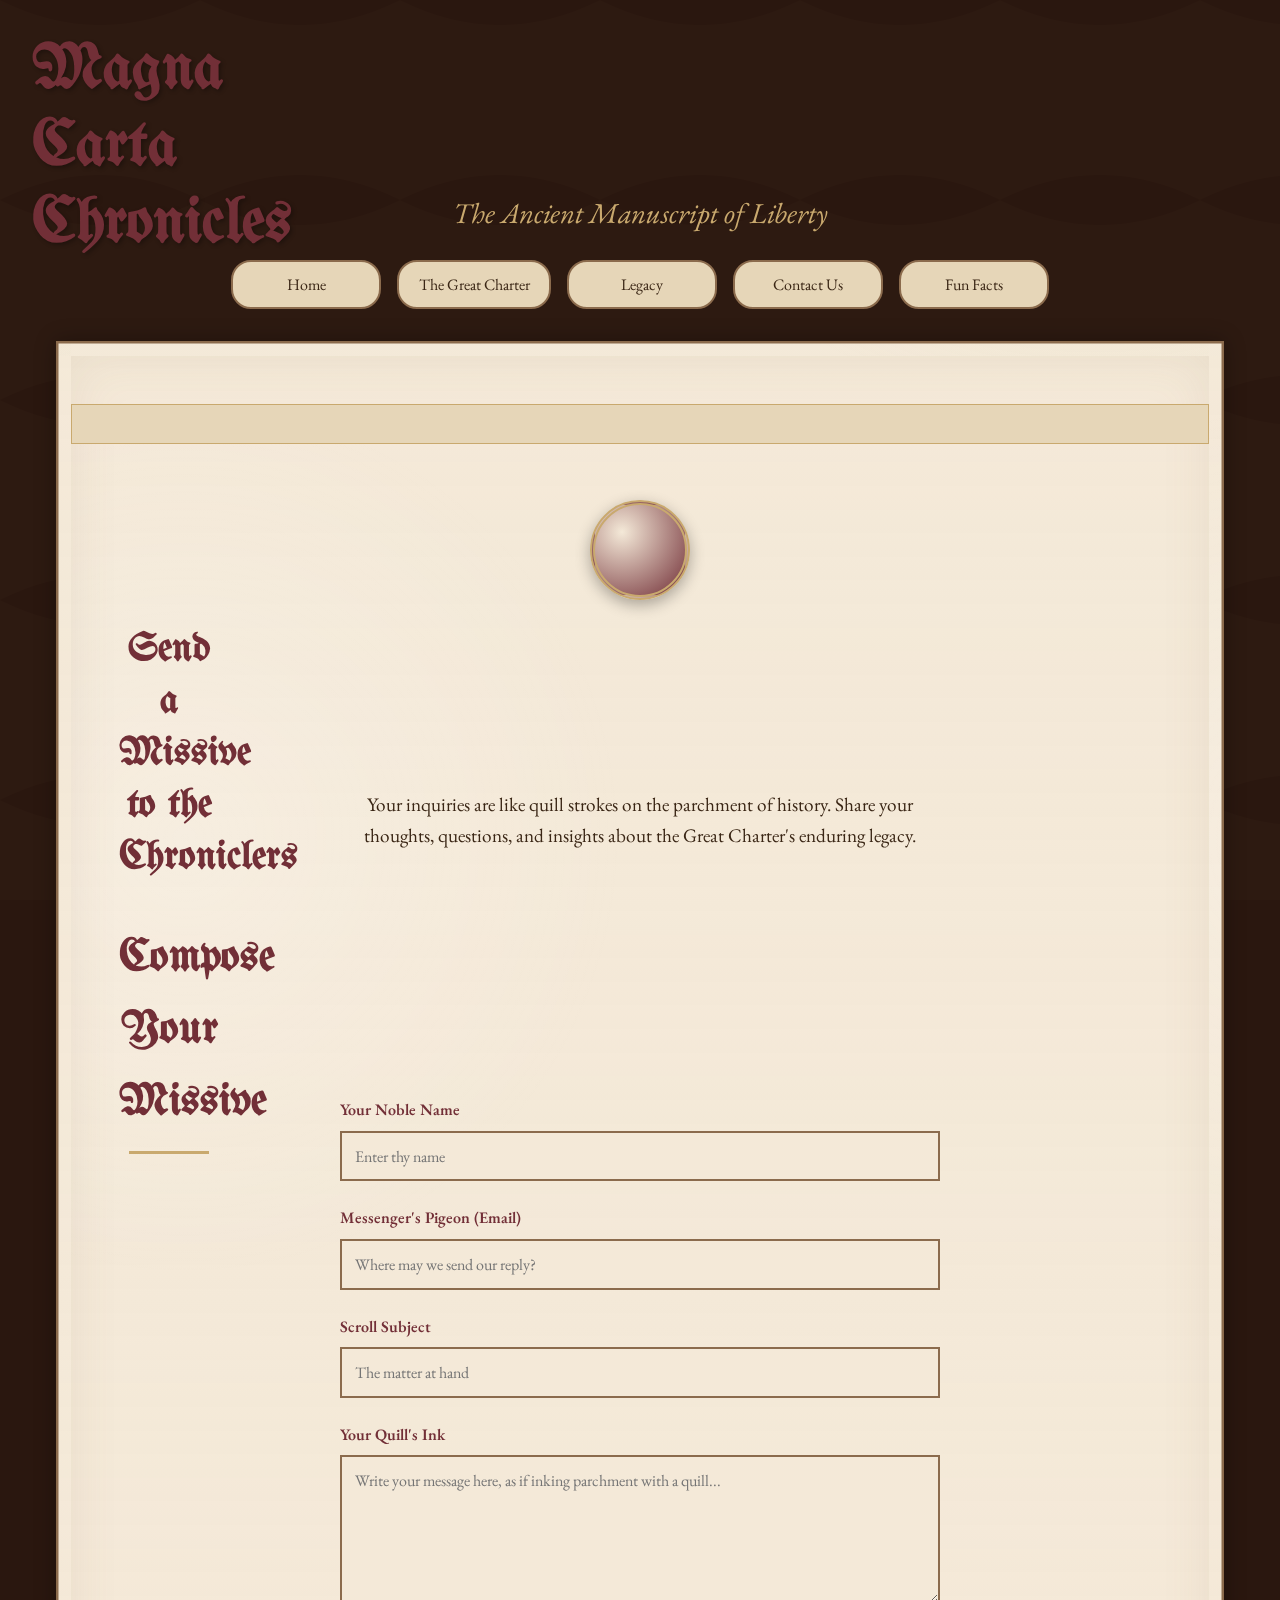
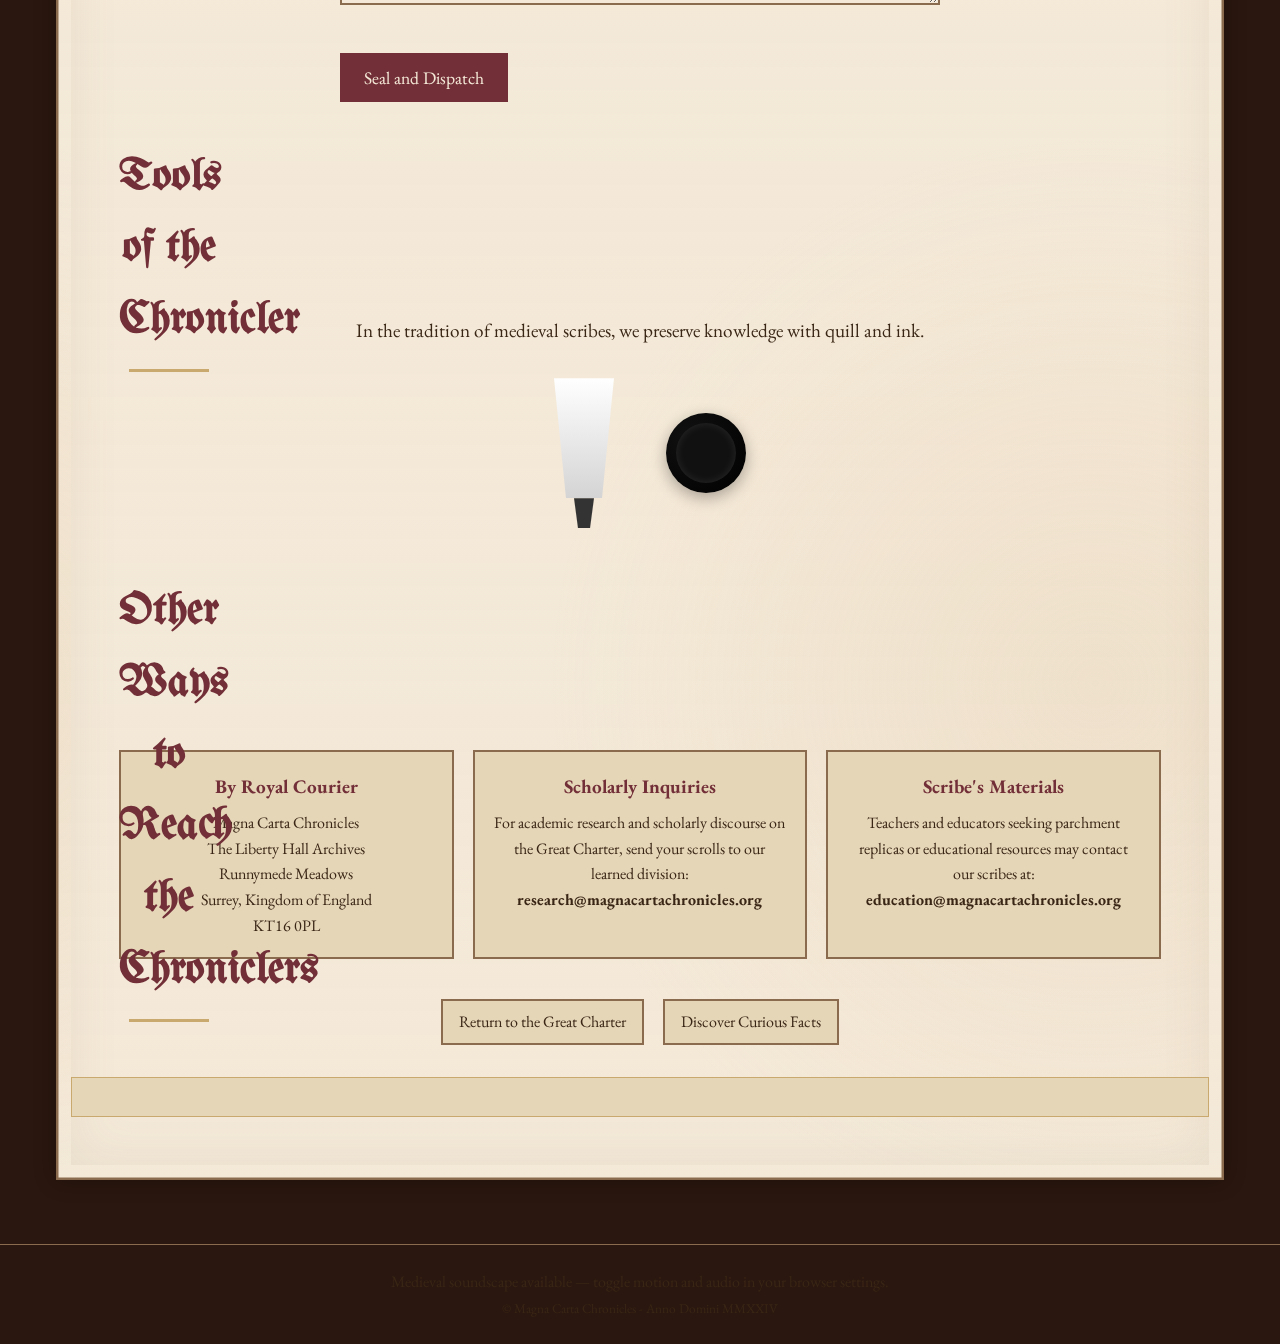
<file: contactus.html>
<!DOCTYPE html>
<html lang="en">
<head>
    <meta charset="UTF-8">
    <meta name="viewport" content="width=device-width, initial-scale=1.0">
    <title>Contact Us - Magna Carta Chronicles</title>
    <link rel="stylesheet" href="https://fonts.googleapis.com/css2?family=UnifrakturMaguntia&family=EB+Garamond:wght@400;600&display=swap">
    <style>
        /* Base styles - Mobile First Approach */
        :root {
            --parchment: #f4e9d8;
            --parchment-dark: #e6d6b8;
            --ink: #3a2615;
            --gold: #c9a96e;
            --burgundy: #722f37;
            --border-dark: #8b6b4d;
            --shadow: rgba(0, 0, 0, 0.3);
        }

        * {
            margin: 0;
            padding: 0;
            box-sizing: border-box;
        }

        html {
            font-size: 16px;
            scroll-behavior: smooth;
        }

        body {
            font-family: 'EB Garamond', serif;
            background-color: #2c1810;
            color: var(--ink);
            line-height: 1.6;
            background-image: url('data:image/svg+xml;utf8,<svg xmlns="http://www.w3.org/2000/svg" width="100" height="100" opacity="0.05"><rect fill="%23000" width="100" height="100"/></svg>');
            overflow-x: hidden;
        }

        .paper-overlay {
            position: fixed;
            top: 0;
            left: 0;
            width: 100%;
            height: 100%;
            background-image: url('data:image/svg+xml;utf8,<svg xmlns="http://www.w3.org/2000/svg" width="200" height="200" opacity="0.03"><path d="M0,0 Q100,50 200,0 L200,200 Q100,150 0,200 Z" fill="%238b6b4d"/></svg>');
            pointer-events: none;
            z-index: -1;
        }

        /* Header styles */
        .site-header {
            text-align: center;
            padding: 1rem;
            position: relative;
        }

        .titleblock h1 {
            font-family: 'UnifrakturMaguntia', cursive;
            font-size: clamp(2.5rem, 8vw, 4rem);
            color: var(--burgundy);
            text-shadow: 2px 2px 4px var(--shadow);
            margin-bottom: 0.5rem;
            line-height: 1.2;
        }

        .subtitle {
            font-family: 'EB Garamond', serif;
            font-size: clamp(1.2rem, 4vw, 1.8rem);
            color: var(--gold);
            font-style: italic;
        }

        /* Navigation */
        .navbar {
            display: flex;
            justify-content: center;
            flex-wrap: wrap;
            gap: 0.8rem;
            margin-top: 1.5rem;
            padding: 0 0.5rem;
            position: relative;
        }

        .nav-item {
            position: relative;
        }

        .nav-link {
            display: inline-block;
            padding: 0.6rem 1.2rem;
            background-color: var(--parchment-dark);
            border: 2px solid var(--border-dark);
            border-radius: 20px;
            color: var(--ink);
            text-decoration: none;
            font-family: 'EB Garamond', serif;
            font-size: 1rem;
            transition: all 0.3s ease;
            text-align: center;
            min-width: 140px;
        }

        .nav-link:hover, .nav-link:focus {
            background-color: var(--burgundy);
            color: var(--parchment);
            transform: translateY(-2px);
            outline: none;
        }

        .dropdown-menu {
            display: none;
            position: absolute;
            top: 100%;
            left: 0;
            background-color: var(--parchment-dark);
            border: 2px solid var(--border-dark);
            border-radius: 10px;
            box-shadow: 0 5px 15px var(--shadow);
            z-index: 1000;
            min-width: 200px;
            padding: 0.5rem 0;
        }

        .dropdown-menu a {
            display: block;
            padding: 0.8rem 1.2rem;
            color: var(--ink);
            text-decoration: none;
            transition: all 0.3s ease;
            border-bottom: 1px solid var(--border-dark);
        }

        .dropdown-menu a:last-child {
            border-bottom: none;
        }

        .dropdown-menu a:hover, .dropdown-menu a:focus {
            background-color: var(--burgundy);
            color: var(--parchment);
        }

        .nav-item:hover .dropdown-menu,
        .nav-item:focus-within .dropdown-menu {
            display: block;
        }

        /* Main content */
        .main {
            max-width: 1200px;
            margin: 0 auto;
            padding: 0 1rem 2rem;
        }

        .parchment {
            background-color: var(--parchment);
            background-image: 
                radial-gradient(circle at 10% 20%, rgba(255,255,255,0.2) 0%, rgba(255,255,255,0) 20%),
                radial-gradient(circle at 90% 80%, rgba(227,205,173,0.3) 0%, rgba(227,205,173,0) 25%),
                linear-gradient(to bottom, rgba(244,233,216,0.8) 0%, rgba(244,233,216,0.4) 100%);
            border: 15px solid transparent;
            border-image: url('data:image/svg+xml;utf8,<svg xmlns="http://www.w3.org/2000/svg" width="100" height="100" viewBox="0 0 100 100"><rect x="0" y="0" width="100" height="100" fill="none" stroke="%238b6b4d" stroke-width="10"/></svg>') 30 round;
            box-shadow: 0 0 20px var(--shadow), inset 0 0 50px rgba(139,107,77,0.1);
            position: relative;
            padding: 1.5rem;
        }

        .illumination {
            height: 40px;
            background-color: var(--parchment-dark);
            border: 1px solid var(--gold);
            margin: 0 -1.5rem;
        }

        .illumination.top {
            margin-bottom: 1.5rem;
        }

        .illumination.bottom {
            margin-top: 1.5rem;
        }

        /* Hero section */
        .hero {
            text-align: center;
            padding: 1.5rem 0;
        }

        .wax-seal {
            width: 80px;
            height: 80px;
            background: radial-gradient(circle at 30% 30%, var(--parchment), var(--burgundy));
            border-radius: 50%;
            margin: 0 auto 1.5rem;
            border: 5px double var(--gold);
            box-shadow: 0 5px 15px var(--shadow);
        }

        .hero-cta {
            font-family: 'UnifrakturMaguntia', cursive;
            font-size: clamp(1.8rem, 5vw, 2.5rem);
            color: var(--burgundy);
            margin-bottom: 1rem;
            line-height: 1.3;
        }

        .lead {
            font-size: clamp(1rem, 3vw, 1.2rem);
            max-width: 600px;
            margin: 0 auto;
        }

        /* Section titles */
        .section-title {
            font-family: 'UnifrakturMaguntia', cursive;
            font-size: clamp(2rem, 6vw, 2.8rem);
            color: var(--burgundy);
            text-align: center;
            margin: 2.5rem 0 1.5rem;
            position: relative;
        }

        .section-title::after {
            content: "";
            display: block;
            width: 80px;
            height: 3px;
            background: var(--gold);
            margin: 0.8rem auto;
        }

        /* Contact Form Styles */
        .contact-form {
            max-width: 600px;
            margin: 0 auto;
        }

        .form-group {
            margin-bottom: 1.5rem;
        }

        .form-label {
            display: block;
            margin-bottom: 0.5rem;
            color: var(--burgundy);
            font-weight: 600;
        }

        .form-input, .form-textarea {
            width: 100%;
            padding: 0.8rem;
            font-family: 'EB Garamond', serif;
            font-size: 1rem;
            border: 2px solid var(--border-dark);
            background-color: var(--parchment);
            color: var(--ink);
        }

        .form-textarea {
            min-height: 150px;
            resize: vertical;
        }

        .submit-btn {
            background-color: var(--burgundy);
            color: var(--parchment);
            border: none;
            padding: 0.8rem 1.5rem;
            font-family: 'EB Garamond', serif;
            font-size: 1.1rem;
            cursor: pointer;
            transition: background-color 0.3s;
            width: 100%;
            margin-top: 1rem;
        }

        .submit-btn:hover, .submit-btn:focus {
            background-color: var(--ink);
            outline: none;
        }

        /* Contact Info Grid */
        .living {
            margin: 2.5rem 0;
        }

        .living-grid {
            display: grid;
            grid-template-columns: 1fr;
            gap: 1.2rem;
            margin-top: 1.5rem;
        }

        .living-card {
            background-color: var(--parchment-dark);
            padding: 1.2rem;
            border: 2px solid var(--border-dark);
            text-align: center;
        }

        .living-card h4 {
            color: var(--burgundy);
            margin-bottom: 0.5rem;
            font-size: 1.2rem;
        }

        /* Quill and Ink Section */
        .quill-ink {
            margin: 2.5rem 0;
            text-align: center;
        }

        .quill-container {
            display: flex;
            justify-content: center;
            align-items: center;
            gap: 2rem;
            margin-top: 2rem;
            flex-wrap: wrap;
        }

        .quill {
            width: 100px;
            height: 150px;
            position: relative;
        }

        .quill-feather {
            position: absolute;
            top: 0;
            left: 50%;
            transform: translateX(-50%);
            width: 60px;
            height: 120px;
            background: linear-gradient(to bottom, #fff, #d4d4d4);
            clip-path: polygon(0 0, 100% 0, 80% 100%, 20% 100%);
        }

        .quill-nib {
            position: absolute;
            bottom: 0;
            left: 50%;
            transform: translateX(-50%);
            width: 20px;
            height: 30px;
            background: #333;
            clip-path: polygon(0 0, 100% 0, 80% 100%, 20% 100%);
        }

        .inkwell {
            width: 80px;
            height: 80px;
            background: radial-gradient(circle at 30% 30%, #111, #000);
            border-radius: 50%;
            position: relative;
            box-shadow: 0 5px 15px var(--shadow);
        }

        .ink {
            position: absolute;
            top: 10px;
            left: 10px;
            right: 10px;
            bottom: 10px;
            background: #111;
            border-radius: 50%;
            box-shadow: inset 0 0 10px rgba(255,255,255,0.1);
        }

        /* Footer */
        .site-footer {
            text-align: center;
            padding: 1.5rem 1rem;
            margin-top: 2rem;
            border-top: 1px solid var(--border-dark);
            color: var(--ink);
        }

        /* Accessibility */
        .visually-hidden {
            position: absolute;
            width: 1px;
            height: 1px;
            padding: 0;
            margin: -1px;
            overflow: hidden;
            clip: rect(0, 0, 0, 0);
            white-space: nowrap;
            border: 0;
        }

        /* Focus styles for accessibility */
        button:focus, 
        input:focus, 
        .nav-link:focus,
        .form-input:focus,
        .form-textarea:focus {
            outline: 2px solid var(--gold);
            outline-offset: 2px;
        }

        /* Page navigation */
        .page-nav {
            text-align: center;
            margin: 2rem 0;
        }

        .page-link {
            display: inline-block;
            padding: 0.5rem 1rem;
            background-color: var(--parchment-dark);
            border: 2px solid var(--border-dark);
            color: var(--ink);
            text-decoration: none;
            margin: 0 0.5rem;
            transition: all 0.3s;
        }

        .page-link:hover, .page-link:focus {
            background-color: var(--burgundy);
            color: var(--parchment);
        }

        /* Tablet Styles */
        @media (min-width: 768px) {
            .site-header {
                padding: 1.5rem;
            }
            
            .parchment {
                padding: 2rem;
            }
            
            .illumination {
                margin: 0 -2rem;
            }
            
            .navbar {
                gap: 1rem;
            }
            
            .nav-link {
                min-width: 150px;
            }
            
            .living-grid {
                grid-template-columns: repeat(2, 1fr);
            }
            
            .submit-btn {
                width: auto;
            }
        }

        /* Laptop/Desktop Styles */
        @media (min-width: 1024px) {
            .site-header {
                padding: 2rem;
            }
            
            .parchment {
                padding: 2.5rem;
            }
            
            .illumination {
                margin: 0 -2.5rem;
            }
            
            .hero {
                padding: 2rem 0;
            }
            
            .wax-seal {
                width: 100px;
                height: 100px;
            }
            
            .living-grid {
                grid-template-columns: repeat(3, 1fr);
            }
        }

        /* Large Desktop Styles */
        @media (min-width: 1200px) {
            .parchment {
                padding: 3rem;
            }
            
            .illumination {
                margin: 0 -3rem;
            }
        }
    </style>
</head>
<body>
    <div class="paper-overlay" aria-hidden="true"></div>

    <header class="site-header">
        <div class="titleblock">
            <h1 class="quill">Magna Carta Chronicles</h1>
            <p class="subtitle">The Ancient Manuscript of Liberty</p>
        </div>

        <nav class="navbar" aria-label="Primary">
            <div class="nav-item">
                <a class="nav-link" href="index.html">Home</a>
            </div>
            <div class="nav-item">
                <a class="nav-link" href="index.html#charter">The Great Charter</a>
                <div class="dropdown-menu">
                    <a href="index.html#timeline">Timeline</a>
                    <a href="index.html#charter">Clauses</a>
                    <a href="index.html#runnymede">Runnymede 1215</a>
                </div>
            </div>
            <div class="nav-item">
                <a class="nav-link" href="index.html#legacy">Legacy</a>
                <div class="dropdown-menu">
                    <a href="index.html#legacy">Democratic Legacy</a>
                    <a href="index.html#living">Living Document</a>
                    <a href="index.html#gallery">Character Gallery</a>
                </div>
            </div>
            <div class="nav-item">
                <a class="nav-link" href="contact.html">Contact Us</a>
            </div>
            <div class="nav-item">
                <a class="nav-link" href="funfacts.html">Fun Facts</a>
            </div>
        </nav>
    </header>

    <main class="main">
        <article class="parchment" aria-label="Parchment scroll">
            <!-- Illuminated border -->
            <div class="illumination top" aria-hidden="true"></div>

            <!-- Hero wax seal + CTA -->
            <section class="hero">
                <div class="wax-seal" role="img" aria-label="Red wax seal with gilded rim"></div>
                <h2 class="hero-cta quill">Send a Missive to the Chroniclers</h2>
                <p class="lead">Your inquiries are like quill strokes on the parchment of history. Share your thoughts, questions, and insights about the Great Charter's enduring legacy.</p>
            </section>

            <!-- Contact Form -->
            <section class="contact">
                <h3 class="section-title quill">Compose Your Missive</h3>
                <div class="contact-form">
                    <form id="contactForm">
                        <div class="form-group">
                            <label for="name" class="form-label">Your Noble Name</label>
                            <input type="text" id="name" class="form-input" required placeholder="Enter thy name">
                        </div>
                        
                        <div class="form-group">
                            <label for="email" class="form-label">Messenger's Pigeon (Email)</label>
                            <input type="email" id="email" class="form-input" required placeholder="Where may we send our reply?">
                        </div>
                        
                        <div class="form-group">
                            <label for="subject" class="form-label">Scroll Subject</label>
                            <input type="text" id="subject" class="form-input" required placeholder="The matter at hand">
                        </div>
                        
                        <div class="form-group">
                            <label for="message" class="form-label">Your Quill's Ink</label>
                            <textarea id="message" class="form-textarea" required placeholder="Write your message here, as if inking parchment with a quill..."></textarea>
                        </div>
                        
                        <button type="submit" class="submit-btn">Seal and Dispatch</button>
                    </form>
                </div>
            </section>

            <!-- Quill and Ink Section -->
            <section class="quill-ink">
                <h3 class="section-title quill">Tools of the Chronicler</h3>
                <p class="lead">In the tradition of medieval scribes, we preserve knowledge with quill and ink.</p>
                
                <div class="quill-container">
                    <div class="quill">
                        <div class="quill-feather"></div>
                        <div class="quill-nib"></div>
                    </div>
                    <div class="inkwell">
                        <div class="ink"></div>
                    </div>
                </div>
            </section>

            <!-- Other Contact Methods -->
            <section class="living" style="margin-top: 3rem;">
                <h3 class="section-title quill">Other Ways to Reach the Chroniclers</h3>
                <div class="living-grid">
                    <article class="living-card">
                        <h4>By Royal Courier</h4>
                        <p>Magna Carta Chronicles<br>
                        The Liberty Hall Archives<br>
                        Runnymede Meadows<br>
                        Surrey, Kingdom of England<br>
                        KT16 0PL</p>
                    </article>
                    <article class="living-card">
                        <h4>Scholarly Inquiries</h4>
                        <p>For academic research and scholarly discourse on the Great Charter, send your scrolls to our learned division:<br>
                        <strong>research@magnacartachronicles.org</strong></p>
                    </article>
                    <article class="living-card">
                        <h4>Scribe's Materials</h4>
                        <p>Teachers and educators seeking parchment replicas or educational resources may contact our scribes at:<br>
                        <strong>education@magnacartachronicles.org</strong></p>
                    </article>
                </div>
            </section>

            <!-- Navigation -->
            <div class="page-nav">
                <a href="index.html" class="page-link">Return to the Great Charter</a>
                <a href="/funfact.html" class="page-link">Discover Curious Facts</a>
            </div>

            <div class="illumination bottom" aria-hidden="true"></div>
        </article>
    </main>

    <footer class="site-footer">
        <p>Medieval soundscape available — toggle motion and audio in your browser settings.</p>
        <small>&copy; Magna Carta Chronicles - Anno Domini MMXXIV</small>
    </footer>

    <script>
        document.getElementById('contactForm').addEventListener('submit', function(e) {
            e.preventDefault();
            
            // Create a wax seal animation
            const submitBtn = document.querySelector('.submit-btn');
            const originalText = submitBtn.textContent;
            
            submitBtn.textContent = 'Sealing...';
            submitBtn.disabled = true;
            
            setTimeout(() => {
                submitBtn.textContent = 'Dispatched!';
                submitBtn.style.backgroundColor = 'var(--ink)';
                
                // Show success message
                const successMsg = document.createElement('div');
                successMsg.innerHTML = `
                    <div style="text-align: center; margin-top: 1rem; padding: 1rem; background-color: var(--parchment-dark); border: 2px solid var(--gold);">
                        <h4 style="color: var(--burgundy); margin-bottom: 0.5rem;">Your Missive Has Been Sealed!</h4>
                        <p>Thank you for your message. Our chroniclers shall respond with the wisdom of ages past.</p>
                    </div>
                `;
                
                document.querySelector('.contact-form').appendChild(successMsg);
                
                // Reset form
                setTimeout(() => {
                    document.getElementById('contactForm').reset();
                    submitBtn.textContent = originalText;
                    submitBtn.disabled = false;
                    submitBtn.style.backgroundColor = 'var(--burgundy)';
                    successMsg.remove();
                }, 5000);
            }, 1500);
        });
    </script>
</body>
</html>
</file>
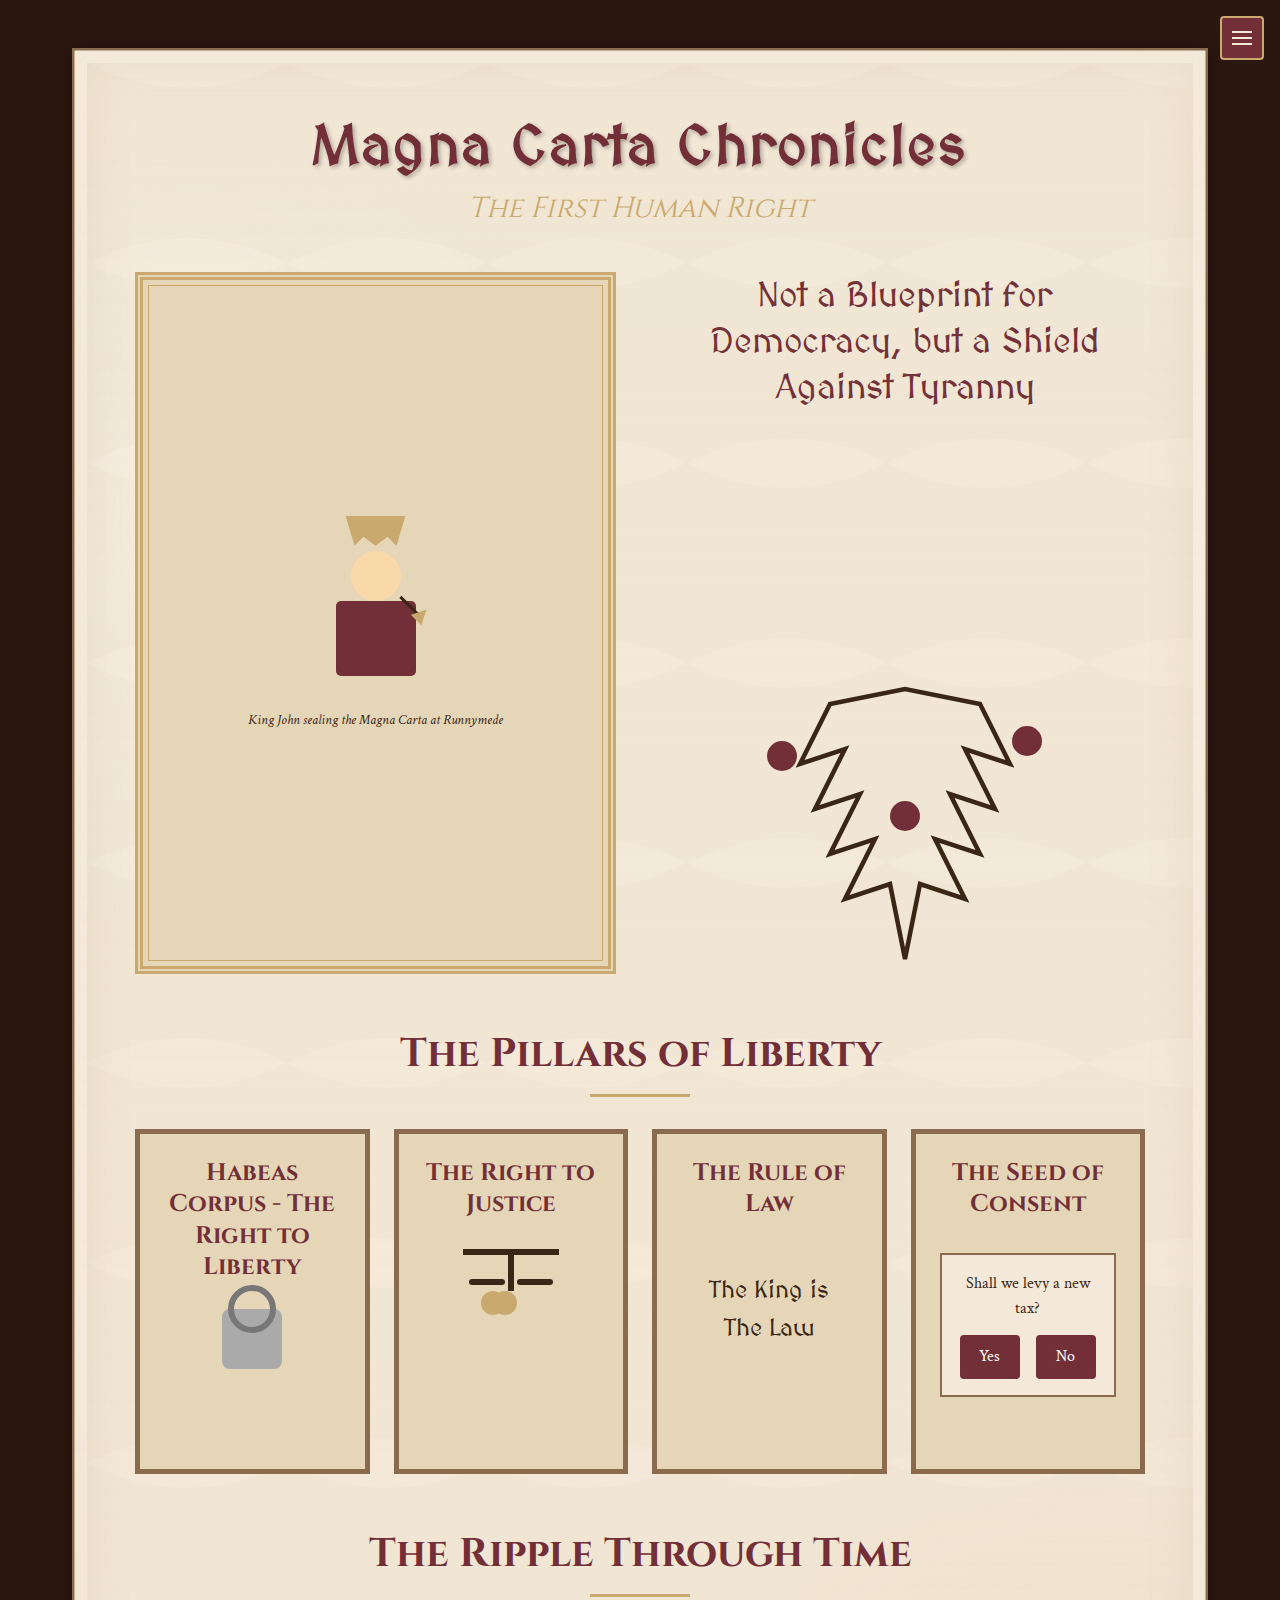
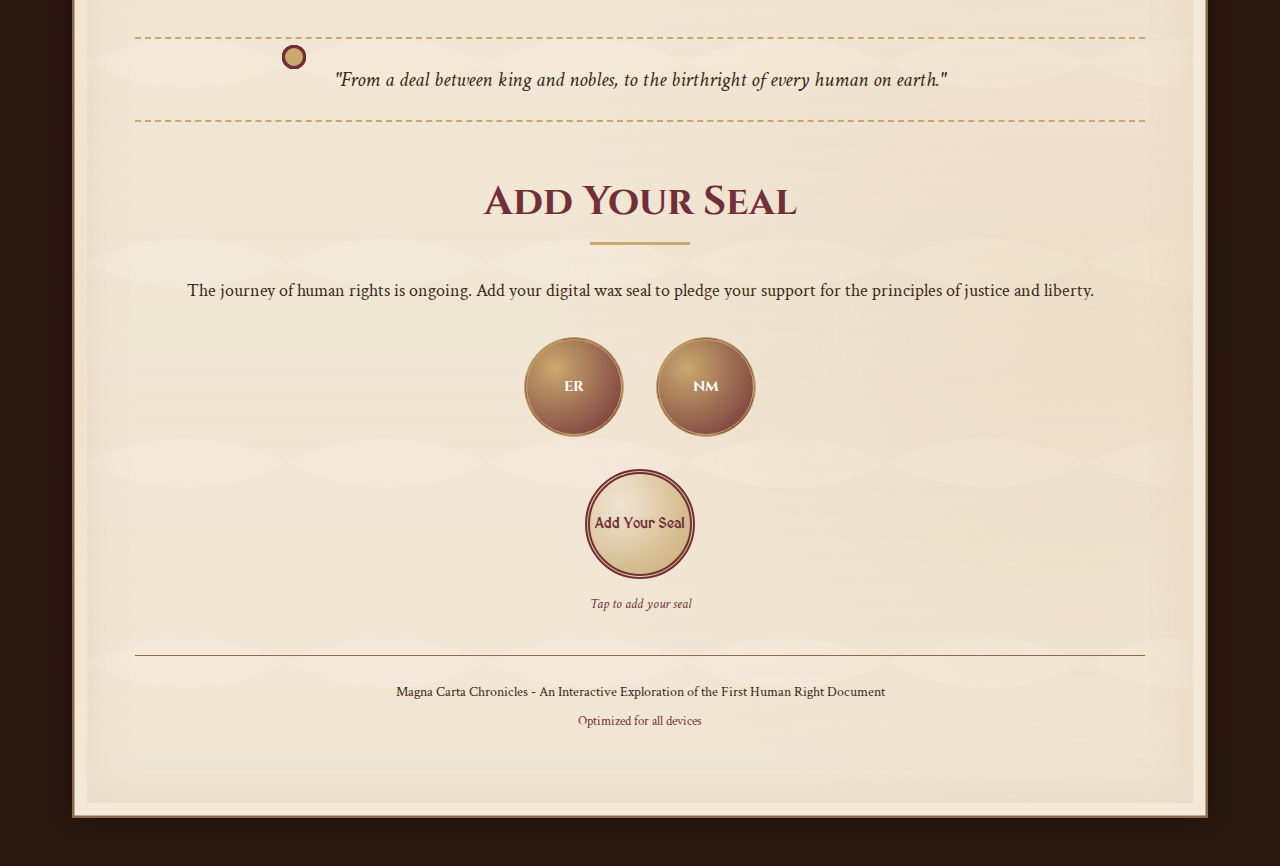
<file: funfact.html>
<!DOCTYPE html>
<html lang="en">
<head>
    <meta charset="UTF-8">
    <meta name="viewport" content="width=device-width, initial-scale=1.0">
    <title>Magna Carta Chronicles - The First Human Right</title>
    <link rel="stylesheet" href="test.css">
    <link rel="preconnect" href="https://fonts.googleapis.com">
    <link rel="preconnect" href="https://fonts.gstatic.com" crossorigin>
    <link href="https://fonts.googleapis.com/css2?family=MedievalSharp&family=Cinzel:wght@400;700&family=Crimson+Text:ital,wght@0,400;0,700;1,400&display=swap" rel="stylesheet">
</head>
<body>
    <div class="container">
        <!-- Mobile Navigation -->
        <nav class="mobile-nav">
            <button class="menu-toggle" aria-label="Toggle menu">
                <span></span>
                <span></span>
                <span></span>
            </button>
            <div class="mobile-menu">
                <a href="#hero">Home</a>
                <a href="#pillars">Pillars</a>
                <a href="#timeline">Timeline</a>
                <a href="#seal">Add Seal</a>
            </div>
        </nav>

        <div class="parchment">
            <header>
                <h1>Magna Carta Chronicles</h1>
                <div class="subtitle">The First Human Right</div>
            </header>

            <!-- Hero Section -->
            <section class="hero" id="hero">
                <div class="hero-left">
                    <div class="illumination">
                        <div class="king-illustration">
                            <div class="crown"></div>
                            <div class="face"></div>
                            <div class="robe"></div>
                            <div class="quill"></div>
                        </div>
                        <div class="illustration-caption">King John sealing the Magna Carta at Runnymede</div>
                    </div>
                </div>
                <div class="hero-right">
                    <div class="headline">Not a Blueprint for Democracy, but a Shield Against Tyranny</div>
                    <div class="intro-text">
                        <p class="quill-line">In a water-meadow in 1215, a foundational idea was sealed into history:</p>
                        <p class="quill-line"><strong>That no one, not even the king, is above the law.</strong></p>
                        <p class="quill-line">This single principle, etched onto sheepskin, became the first cornerstone of human rights.</p>
                    </div>
                    <div class="tree-container">
                        <div class="tree"></div>
                        <div class="tree-symbol scales" title="Scales of Justice">
                            <div class="scale-icon"></div>
                        </div>
                        <div class="tree-symbol ballot" title="Voting Ballot">
                            <div class="ballot-icon"></div>
                        </div>
                        <div class="tree-symbol megaphone" title="Free Speech">
                            <div class="megaphone-icon"></div>
                        </div>
                    </div>
                </div>
            </section>

            <!-- Pillars Section -->
            <section class="pillars-section" id="pillars">
                <h2 class="section-title">The Pillars of Liberty</h2>
                <div class="pillars-container">
                    <!-- Pillar 1 -->
                    <div class="pillar" onclick="togglePillar(this)">
                        <div class="pillar-header">
                            <h3 class="pillar-title">Habeas Corpus - The Right to Liberty</h3>
                            <div class="interactive-element">
                                <div class="lock" onclick="unlockPillar(event)"></div>
                            </div>
                        </div>
                        <div class="pillar-content">
                            <p class="clause">"No free man shall be seized or imprisoned... except by the lawful judgement of his equals or by the law of the land."</p>
                            <p>This established the principle of <strong>due process</strong>. It outlawed arbitrary imprisonment and is the direct ancestor of the legal writ of Habeas Corpus, used worldwide to protect individuals from unlawful detention.</p>
                        </div>
                    </div>

                    <!-- Pillar 2 -->
                    <div class="pillar" onclick="togglePillar(this)">
                        <div class="pillar-header">
                            <h3 class="pillar-title">The Right to Justice</h3>
                            <div class="interactive-element">
                                <div class="scales-container">
                                    <div class="scales-beam"></div>
                                    <div class="scales-stand"></div>
                                    <div class="scale-pan left-pan"></div>
                                    <div class="scale-pan right-pan"></div>
                                    <div class="coin coin-1" draggable="true"></div>
                                    <div class="coin coin-2" draggable="true"></div>
                                </div>
                            </div>
                        </div>
                        <div class="pillar-content">
                            <p class="clause">"To no one will we sell, to no one deny or delay right or justice."</p>
                            <p>This was a promise that the legal system should not be corrupt or accessible only to the wealthy. Justice must be fair, swift, and available to all.</p>
                        </div>
                    </div>

                    <!-- Pillar 3 -->
                    <div class="pillar" onclick="togglePillar(this)">
                        <div class="pillar-header">
                            <h3 class="pillar-title">The Rule of Law</h3>
                            <div class="interactive-element">
                                <div class="crown-text" ontouchstart="changeText(this)">The King is The Law</div>
                            </div>
                        </div>
                        <div class="pillar-content">
                            <p>For the first time, the monarch's power was formally constrained by a written document. It created the revolutionary idea that governance should be based on law, not on the whims of a ruler.</p>
                        </div>
                    </div>

                    <!-- Pillar 4 -->
                    <div class="pillar" onclick="togglePillar(this)">
                        <div class="pillar-header">
                            <h3 class="pillar-title">The Seed of Consent</h3>
                            <div class="interactive-element">
                                <div class="tax-scroll">
                                    <p>Shall we levy a new tax?</p>
                                    <div class="tax-options">
                                        <button class="tax-btn" onclick="showTooltip(this)">Yes</button>
                                        <button class="tax-btn" onclick="showTooltip(this)">No</button>
                                    </div>
                                    <div class="tooltip">You must first consult the council</div>
                                </div>
                            </div>
                        </div>
                        <div class="pillar-content">
                            <p class="clause">Clauses regarding taxes and the need to consult with the kingdom.</p>
                            <p>While limited to barons, this planted the seed for 'no taxation without representation,' a foundational concept for modern democracies and parliaments.</p>
                        </div>
                    </div>
                </div>
            </section>

            <!-- Timeline Section -->
            <section class="timeline-section" id="timeline">
                <h2 class="section-title">The Ripple Through Time</h2>
                <div class="timeline">
                    <!-- Timeline Item 1 -->
                    <div class="timeline-item" onclick="toggleTimelineItem(this)">
                        <div class="timeline-dot"></div>
                        <div class="timeline-content">
                            <div class="timeline-year">1215</div>
                            <p>Magna Carta Sealed at Runnymede</p>
                        </div>
                    </div>

                    <!-- Timeline Item 2 -->
                    <div class="timeline-item" onclick="toggleTimelineItem(this)">
                        <div class="timeline-dot"></div>
                        <div class="timeline-content">
                            <div class="timeline-year">1628</div>
                            <p>Petition of Right (England) - Directly cites Magna Carta</p>
                        </div>
                    </div>

                    <!-- Timeline Item 3 -->
                    <div class="timeline-item" onclick="toggleTimelineItem(this)">
                        <div class="timeline-dot"></div>
                        <div class="timeline-content">
                            <div class="timeline-year">1776</div>
                            <p>U.S. Declaration of Independence - "Life, Liberty, pursuit of Happiness" echoes its spirit</p>
                        </div>
                    </div>

                    <!-- Timeline Item 4 -->
                    <div class="timeline-item" onclick="toggleTimelineItem(this)">
                        <div class="timeline-dot"></div>
                        <div class="timeline-content">
                            <div class="timeline-year">1789</div>
                            <p>U.S. Bill of Rights - Embodies due process</p>
                        </div>
                    </div>

                    <!-- Timeline Item 5 -->
                    <div class="timeline-item" onclick="toggleTimelineItem(this)">
                        <div class="timeline-dot"></div>
                        <div class="timeline-content">
                            <div class="timeline-year">1948</div>
                            <p>Universal Declaration of Human Rights - The spiritual successor, applying these rights to all people globally</p>
                        </div>
                    </div>
                </div>

                <div class="final-quote">
                    "From a deal between king and nobles, to the birthright of every human on earth."
                </div>
            </section>

            <!-- Call to Action -->
            <section class="cta-section" id="seal">
                <h2 class="section-title">Add Your Seal</h2>
                <p>The journey of human rights is ongoing. Add your digital wax seal to pledge your support for the principles of justice and liberty.</p>
                
                <div class="seal-container">
                    <div class="historical-seal">
                        <div class="seal-initials">ER</div>
                        <div class="seal-quote">"Where, after all, do universal human rights begin? In small places, close to home." - Eleanor Roosevelt</div>
                    </div>
                    <div class="historical-seal">
                        <div class="seal-initials">NM</div>
                        <div class="seal-quote">"For to be free is not merely to cast off one's chains, but to live in a way that respects and enhances the freedom of others." - Nelson Mandela</div>
                    </div>
                </div>
                
                <div class="user-seal-container">
                    <div class="user-seal" onclick="addUserSeal(this)">
                        <div class="seal-text">Add Your Seal</div>
                    </div>
                    <div class="seal-instruction">Tap to add your seal</div>
                </div>
            </section>

            <footer>
                <p>Magna Carta Chronicles - An Interactive Exploration of the First Human Right Document</p>
                <p class="footer-note">Optimized for all devices</p>
            </footer>
        </div>
    </div>

    <script src="index.js"></script>
</body>
</html>
</file>
<file: test.css>
* {
    margin: 0;
    padding: 0;
    box-sizing: border-box;
}

:root {
    --parchment: #f4e9d8;
    --parchment-dark: #e6d6b8;
    --ink: #3a2615;
    --gold: #c9a96e;
    --burgundy: #722f37;
    --border-dark: #8b6b4d;
    --shadow: rgba(0, 0, 0, 0.3);
}

body {
    font-family: 'Crimson Text', serif;
    background-color: #2c1810;
    color: var(--ink);
    line-height: 1.6;
    background-image: url('data:image/svg+xml;utf8,<svg xmlns="http://www.w3.org/2000/svg" width="100" height="100" opacity="0.05"><rect fill="%23000" width="100" height="100"/></svg>');
    overflow-x: hidden;
}

.container {
    max-width: 1200px;
    margin: 0 auto;
    padding: 1rem;
}

/* Mobile Navigation */
.mobile-nav {
    position: fixed;
    top: 1rem;
    right: 1rem;
    z-index: 1000;
    display: none;
}

.menu-toggle {
    background: var(--burgundy);
    border: 2px solid var(--gold);
    border-radius: 4px;
    width: 44px;
    height: 44px;
    display: flex;
    flex-direction: column;
    justify-content: center;
    align-items: center;
    gap: 4px;
    cursor: pointer;
    z-index: 1001;
}

.menu-toggle span {
    display: block;
    width: 20px;
    height: 2px;
    background: var(--parchment);
    transition: all 0.3s ease;
}

.mobile-menu {
    position: fixed;
    top: 0;
    right: -100%;
    width: 70%;
    height: 100vh;
    background: var(--parchment);
    border-left: 3px solid var(--burgundy);
    padding: 5rem 2rem 2rem;
    transition: right 0.3s ease;
    display: flex;
    flex-direction: column;
    gap: 1rem;
}

.mobile-menu.active {
    right: 0;
}

.mobile-menu a {
    color: var(--ink);
    text-decoration: none;
    font-family: 'Cinzel', serif;
    font-size: 1.2rem;
    padding: 0.5rem;
    border-bottom: 1px solid var(--gold);
    transition: color 0.3s ease;
}

.mobile-menu a:hover {
    color: var(--burgundy);
}

/* Parchment effect */
.parchment {
    background-color: var(--parchment);
    background-image: 
        radial-gradient(circle at 10% 20%, rgba(255,255,255,0.2) 0%, rgba(255,255,255,0) 20%),
        radial-gradient(circle at 90% 80%, rgba(227,205,173,0.3) 0%, rgba(227,205,173,0) 25%),
        linear-gradient(to bottom, rgba(244,233,216,0.8) 0%, rgba(244,233,216,0.4) 100%);
    border: 15px solid transparent;
    border-image: url('data:image/svg+xml;utf8,<svg xmlns="http://www.w3.org/2000/svg" width="100" height="100" viewBox="0 0 100 100"><rect x="0" y="0" width="100" height="100" fill="none" stroke="%238b6b4d" stroke-width="10"/></svg>') 30 round;
    box-shadow: 0 0 20px var(--shadow), inset 0 0 50px rgba(139,107,77,0.1);
    position: relative;
    padding: 2rem;
    margin: 1rem 0;
}

.parchment::before {
    content: "";
    position: absolute;
    top: 0;
    left: 0;
    right: 0;
    bottom: 0;
    background-image: url('data:image/svg+xml;utf8,<svg xmlns="http://www.w3.org/2000/svg" width="200" height="200" opacity="0.03"><path d="M0,0 Q100,50 200,0 L200,200 Q100,150 0,200 Z" fill="%238b6b4d"/></svg>');
    pointer-events: none;
}

/* Header styles */
header {
    text-align: center;
    margin-bottom: 2.5rem;
    position: relative;
}

h1 {
    font-family: 'MedievalSharp', cursive;
    font-size: clamp(2.5rem, 5vw, 3.5rem);
    color: var(--burgundy);
    text-shadow: 2px 2px 4px var(--shadow);
    margin-bottom: 0.5rem;
    letter-spacing: 2px;
    line-height: 1.2;
}

.subtitle {
    font-family: 'Cinzel', serif;
    font-size: clamp(1.4rem, 3vw, 1.8rem);
    color: var(--gold);
    font-style: italic;
    margin-bottom: 1.5rem;
}

/* Hero Section */
.hero {
    display: flex;
    flex-direction: column;
    gap: 2rem;
    margin-bottom: 3rem;
}

.hero-left, .hero-right {
    flex: 1;
}

.illumination {
    background-color: var(--parchment-dark);
    border: 8px double var(--gold);
    padding: 1.5rem;
    height: 100%;
    display: flex;
    flex-direction: column;
    align-items: center;
    justify-content: center;
    position: relative;
    min-height: 300px;
}

.illumination::before {
    content: "";
    position: absolute;
    top: 5px;
    left: 5px;
    right: 5px;
    bottom: 5px;
    border: 1px solid var(--gold);
}

.king-illustration {
    position: relative;
    width: 120px;
    height: 160px;
    margin-bottom: 1rem;
}

.crown {
    position: absolute;
    top: 0;
    left: 50%;
    transform: translateX(-50%);
    width: 60px;
    height: 30px;
    background: var(--gold);
    clip-path: polygon(0% 0%, 100% 0%, 85% 100%, 70% 70%, 50% 100%, 30% 70%, 15% 100%, 0% 0%);
}

.face {
    position: absolute;
    top: 35px;
    left: 50%;
    transform: translateX(-50%);
    width: 50px;
    height: 50px;
    background: #f9d9a9;
    border-radius: 50%;
}

.robe {
    position: absolute;
    top: 85px;
    left: 50%;
    transform: translateX(-50%);
    width: 80px;
    height: 75px;
    background: var(--burgundy);
    border-radius: 5px;
}

.quill {
    position: absolute;
    top: 90px;
    right: 10px;
    width: 30px;
    height: 3px;
    background: var(--ink);
    transform: rotate(45deg);
}

.quill::after {
    content: "";
    position: absolute;
    top: -8px;
    right: -5px;
    width: 15px;
    height: 15px;
    background: var(--gold);
    clip-path: polygon(50% 0%, 0% 100%, 100% 100%);
}

.illustration-caption {
    font-style: italic;
    text-align: center;
    font-size: 0.9rem;
    color: var(--ink);
    margin-top: 1rem;
}

.headline {
    font-family: 'MedievalSharp', cursive;
    font-size: clamp(1.8rem, 4vw, 2.2rem);
    color: var(--burgundy);
    text-align: center;
    margin-bottom: 1.5rem;
    line-height: 1.3;
}

.intro-text {
    font-size: clamp(1.1rem, 2.5vw, 1.3rem);
    line-height: 1.7;
    text-align: justify;
    margin-bottom: 2rem;
}

.quill-line {
    opacity: 0;
    animation: writeIn 0.5s forwards;
    margin-bottom: 1rem;
}

@keyframes writeIn {
    to { opacity: 1; }
}

.tree-container {
    position: relative;
    width: 100%;
    height: 200px;
    margin-top: 1rem;
}

.tree {
    position: absolute;
    width: 100%;
    height: 100%;
    background-image: url('data:image/svg+xml;utf8,<svg xmlns="http://www.w3.org/2000/svg" viewBox="0 0 100 100"><path d="M50,95 L45,70 L30,75 L40,55 L25,60 L35,40 L20,45 L30,25 L15,30 L25,10 L50,5 L75,10 L85,30 L70,25 L80,45 L65,40 L75,60 L60,55 L70,75 L55,70 L50,95 Z" fill="none" stroke="%233a2615" stroke-width="1.5"/></svg>');
    background-repeat: no-repeat;
    background-position: center;
    background-size: contain;
}

.tree-symbol {
    position: absolute;
    width: 44px;
    height: 44px;
    display: flex;
    align-items: center;
    justify-content: center;
    cursor: pointer;
}

.scale-icon, .ballot-icon, .megaphone-icon {
    width: 30px;
    height: 30px;
    background-color: var(--burgundy);
    border-radius: 50%;
    display: flex;
    align-items: center;
    justify-content: center;
    color: var(--parchment);
    font-size: 0.8rem;
}

.scales { top: 20%; left: 20%; }
.ballot { top: 15%; right: 20%; }
.megaphone { top: 40%; left: 50%; transform: translateX(-50%); }

/* Pillars Section */
.pillars-section {
    margin-bottom: 3rem;
}

.section-title {
    font-family: 'Cinzel', serif;
    font-size: clamp(2rem, 4vw, 2.5rem);
    text-align: center;
    margin-bottom: 2rem;
    color: var(--burgundy);
    position: relative;
}

.section-title::after {
    content: "";
    display: block;
    width: 100px;
    height: 3px;
    background: var(--gold);
    margin: 0.5rem auto;
}

.pillars-container {
    display: grid;
    grid-template-columns: 1fr;
    gap: 1.5rem;
}

.pillar {
    background-color: var(--parchment-dark);
    border: 5px solid var(--border-dark);
    padding: 1.5rem;
    text-align: center;
    cursor: pointer;
    transition: all 0.3s ease;
    position: relative;
    min-height: 280px;
    display: flex;
    flex-direction: column;
    justify-content: space-between;
}

.pillar:hover {
    transform: translateY(-5px);
    box-shadow: 0 10px 20px var(--shadow);
}

.pillar-header {
    margin-bottom: 1rem;
}

.pillar-title {
    font-family: 'Cinzel', serif;
    font-size: clamp(1.3rem, 3vw, 1.5rem);
    color: var(--burgundy);
    margin-bottom: 1rem;
    line-height: 1.3;
}

.pillar-content {
    display: none;
    text-align: left;
}

.pillar.active .pillar-content {
    display: block;
}

.clause {
    font-style: italic;
    margin-bottom: 0.8rem;
    border-left: 3px solid var(--gold);
    padding-left: 0.8rem;
    font-size: 0.95rem;
}

.interactive-element {
    margin: 1rem 0;
    min-height: 80px;
    display: flex;
    align-items: center;
    justify-content: center;
    touch-action: manipulation;
}

.lock {
    width: 60px;
    height: 60px;
    background-color: #aaa;
    border-radius: 8px;
    position: relative;
    cursor: pointer;
    transition: all 0.3s;
}

.lock::before {
    content: "";
    position: absolute;
    width: 36px;
    height: 36px;
    border: 6px solid #777;
    border-radius: 50%;
    top: -24px;
    left: 6px;
}

.lock.unlocked {
    background-color: var(--gold);
    transform: rotate(10deg);
}

.scales-container {
    width: 120px;
    height: 80px;
    position: relative;
    touch-action: none;
}

.scales-beam {
    width: 96px;
    height: 6px;
    background-color: var(--ink);
    position: absolute;
    top: 12px;
    left: 12px;
}

.scales-stand {
    width: 6px;
    height: 36px;
    background-color: var(--ink);
    position: absolute;
    top: 18px;
    left: 57px;
}

.scale-pan {
    width: 36px;
    height: 6px;
    background-color: var(--ink);
    position: absolute;
    border-radius: 3px;
}

.left-pan { top: 42px; left: 18px; }
.right-pan { top: 42px; left: 66px; }

.coin {
    width: 24px;
    height: 24px;
    background-color: var(--gold);
    border-radius: 50%;
    position: absolute;
    cursor: grab;
    touch-action: none;
    user-select: none;
}

.coin-1 { top: 54px; left: 30px; }
.coin-2 { top: 54px; left: 42px; }

.coin:active {
    cursor: grabbing;
}

.crown-text {
    font-family: 'MedievalSharp', cursive;
    font-size: clamp(1.3rem, 3vw, 1.5rem);
    text-align: center;
    margin: 1.5rem 0;
    transition: all 0.5s;
    cursor: pointer;
    padding: 0.5rem;
    border: 2px solid transparent;
    border-radius: 5px;
}

.crown-text:hover, .crown-text:active {
    border-color: var(--gold);
    background: rgba(201, 169, 110, 0.1);
}

.tax-scroll {
    background-color: var(--parchment);
    border: 2px solid var(--border-dark);
    padding: 1rem;
    margin: 1rem 0;
    text-align: center;
    position: relative;
}

.tax-options {
    display: flex;
    justify-content: center;
    gap: 1rem;
    margin-top: 0.8rem;
}

.tax-btn {
    padding: 0.5rem 1.2rem;
    background-color: var(--burgundy);
    color: white;
    border: none;
    cursor: pointer;
    font-family: 'Crimson Text', serif;
    font-size: 1rem;
    border-radius: 4px;
    min-width: 60px;
    min-height: 44px;
    transition: background-color 0.3s;
}

.tax-btn:active {
    background-color: var(--ink);
}

.tooltip {
    display: none;
    background-color: var(--ink);
    color: white;
    padding: 0.5rem 1rem;
    border-radius: 5px;
    position: absolute;
    bottom: -2.5rem;
    left: 50%;
    transform: translateX(-50%);
    white-space: nowrap;
    font-size: 0.9rem;
    z-index: 10;
}

/* Timeline Section */
.timeline-section {
    margin-bottom: 3rem;
}

.timeline {
    position: relative;
    max-width: 800px;
    margin: 0 auto;
}

.timeline::before {
    content: "";
    position: absolute;
    top: 0;
    bottom: 0;
    left: 30px;
    width: 3px;
    background-color: var(--burgundy);
}

.timeline-item {
    position: relative;
    margin-bottom: 2.5rem;
    padding-left: 80px;
    cursor: pointer;
}

.timeline-dot {
    position: absolute;
    left: 22px;
    top: 8px;
    width: 24px;
    height: 24px;
    background-color: var(--gold);
    border: 3px solid var(--burgundy);
    border-radius: 50%;
    cursor: pointer;
    z-index: 2;
    transition: all 0.3s ease;
}

.timeline-dot:active {
    transform: scale(1.1);
}

.timeline-content {
    background-color: var(--parchment-dark);
    padding: 1.2rem;
    border: 2px solid var(--border-dark);
    border-radius: 5px;
    display: none;
}

.timeline-item.active .timeline-content {
    display: block;
}

.timeline-year {
    font-family: 'Cinzel', serif;
    font-weight: bold;
    font-size: 1.3rem;
    color: var(--burgundy);
    margin-bottom: 0.5rem;
}

.final-quote {
    text-align: center;
    font-style: italic;
    font-size: clamp(1.1rem, 3vw, 1.3rem);
    margin-top: 2rem;
    padding: 1.5rem;
    border-top: 2px dashed var(--gold);
    border-bottom: 2px dashed var(--gold);
    line-height: 1.6;
}

/* Call to Action */
.cta-section {
    text-align: center;
    margin-bottom: 2rem;
}

.cta-section p {
    margin-bottom: 1.5rem;
    font-size: clamp(1rem, 2.5vw, 1.1rem);
}

.seal-container {
    margin: 2rem 0;
    display: flex;
    flex-wrap: wrap;
    justify-content: center;
    gap: 1.5rem;
}

.historical-seal {
    width: 90px;
    height: 90px;
    border-radius: 50%;
    background: radial-gradient(circle at 30% 30%, var(--gold), var(--burgundy));
    display: flex;
    align-items: center;
    justify-content: center;
    color: white;
    font-size: 0.9rem;
    text-align: center;
    padding: 0.5rem;
    border: 3px double var(--gold);
    position: relative;
    cursor: pointer;
}

.seal-initials {
    font-family: 'Cinzel', serif;
    font-weight: bold;
}

.seal-quote {
    position: absolute;
    bottom: -4rem;
    left: 50%;
    transform: translateX(-50%);
    width: 180px;
    font-size: 0.8rem;
    font-style: italic;
    display: none;
    background: var(--parchment);
    padding: 0.5rem;
    border: 1px solid var(--gold);
    border-radius: 5px;
    box-shadow: 0 2px 8px var(--shadow);
    z-index: 5;
}

.historical-seal:active .seal-quote,
.historical-seal:hover .seal-quote {
    display: block;
}

.user-seal-container {
    margin: 2rem auto;
    text-align: center;
}

.user-seal {
    width: 110px;
    height: 110px;
    border-radius: 50%;
    background: radial-gradient(circle at 30% 30%, var(--parchment), var(--gold));
    display: flex;
    align-items: center;
    justify-content: center;
    cursor: pointer;
    border: 5px double var(--burgundy);
    margin: 0 auto;
    transition: all 0.3s;
    touch-action: manipulation;
}

.user-seal:active {
    transform: scale(1.1);
}

.seal-text {
    font-family: 'MedievalSharp', cursive;
    font-size: 0.9rem;
    text-align: center;
    color: var(--burgundy);
    font-weight: bold;
}

.seal-instruction {
    margin-top: 0.8rem;
    font-size: 0.9rem;
    color: var(--burgundy);
    font-style: italic;
}

/* Footer */
footer {
    text-align: center;
    padding: 1.5rem;
    margin-top: 2.5rem;
    border-top: 1px solid var(--border-dark);
    font-size: 0.9rem;
    color: var(--ink);
}

.footer-note {
    margin-top: 0.5rem;
    font-size: 0.8rem;
    color: var(--burgundy);
}

/* Tablet Styles */
@media (min-width: 768px) {
    .container {
        padding: 1.5rem;
    }
    
    .parchment {
        padding: 2.5rem;
    }
    
    .hero {
        flex-direction: row;
        gap: 2.5rem;
    }
    
    .pillars-container {
        grid-template-columns: repeat(2, 1fr);
    }
    
    .tree-container {
        height: 250px;
    }
    
    .timeline::before {
        left: 50px;
    }
    
    .timeline-item {
        padding-left: 100px;
    }
    
    .timeline-dot {
        left: 42px;
    }
    
    .seal-container {
        gap: 2rem;
    }
    
    .historical-seal {
        width: 100px;
        height: 100px;
    }
}

/* Laptop/Desktop Styles */
@media (min-width: 1024px) {
    .mobile-nav {
        display: block;
    }
    
    .container {
        padding: 2rem;
    }
    
    .pillars-container {
        grid-template-columns: repeat(4, 1fr);
    }
    
    .tree-container {
        height: 300px;
    }
    
    .timeline::before {
        left: 50px;
    }
    
    .timeline-item {
        padding-left: 100px;
    }
    
    .user-seal:hover {
        transform: scale(1.1);
    }
    
    .crown-text:hover {
        border-color: var(--gold);
        background: rgba(201, 169, 110, 0.1);
    }
}

/* Large Desktop Styles */
@media (min-width: 1200px) {
    .container {
        padding: 2rem;
    }
    
    .parchment {
        padding: 3rem;
    }
    
    .hero {
        gap: 3rem;
    }
}

/* Print Styles */
@media print {
    .mobile-nav, .user-seal, .interactive-element {
        display: none !important;
    }
    
    .parchment {
        border: none;
        box-shadow: none;
        background: white;
    }
    
    body {
        background: white;
    }
    
    .pillar-content {
        display: block !important;
    }
    
    .timeline-content {
        display: block !important;
    }
}
</file>
